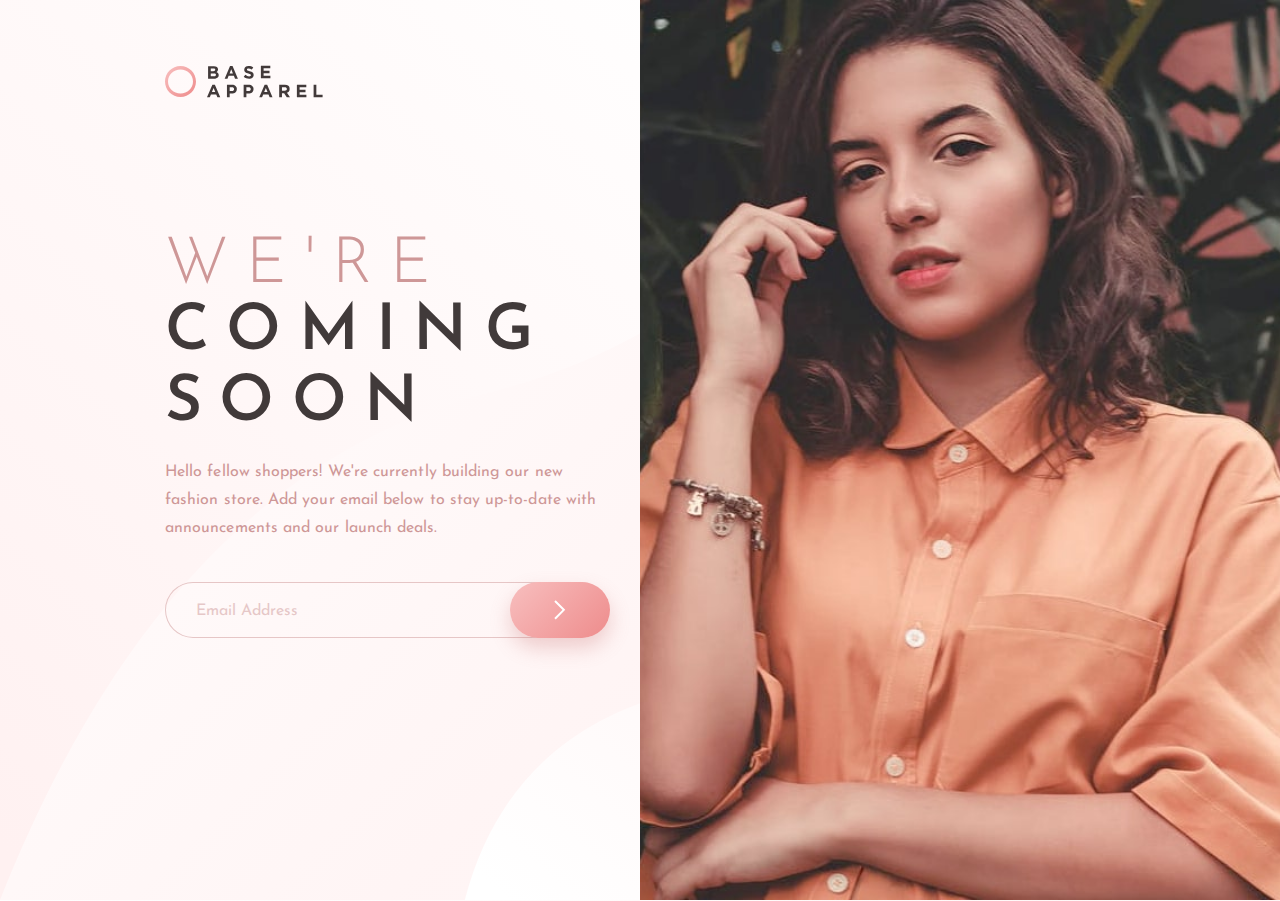
<file: Base Apparel Coming Soon/index.html>
<!DOCTYPE html>
<html lang="en">
<head>
  <meta charset="UTF-8">
  <meta name="viewport" content="width=device-width, initial-scale=1.0"> <!-- displays site properly based on user's device -->

  <link rel="icon" type="image/png" sizes="32x32" href="./images/favicon-32x32.png">
  
  <title>Frontend Mentor | Base Apparel Coming Soon Challenge</title>

  <!-- loading fonts and style sheet -->
  <link href="https://fonts.googleapis.com/css?family=Josefin+Sans:300,400,600&display=swap" rel="stylesheet">
  <link rel="stylesheet" href="style.css">
</head>
<body>
  <main class="page-content">
    <section class="logo">
      <h2 class="sr-only">logo section</h2>
      <div class="logo-container">
        <img src="./images/logo.svg" alt="logo">
      </div>
    </section>
    <section class="hero">
      <h2 class="sr-only">hero section</h2>
    </section>
    <section class="main-text">
      <h1 class="text-light">
        We're
      </h1>
      <h1 class="text-bold lh-fix">
        Coming<br/> Soon
      </h1>
      <h2 class="text-regular">
        Hello fellow shoppers! We're currently building our new fashion store. 
        Add your email below to stay up-to-date with announcements and our launch deals.
      </h2>
      <form class="mail-id" id="errorBorder" onsubmit="event.preventDefault(); validateEmail();">
        <label class="sr-only" for="email">Email</label>
        <input type="text" id="email" name="email" value="" placeholder="Email Address">
        <div class="error" id="errorIcon">
          <img src="./images/icon-error.svg">
        </div>
        <button class="submit-button submit">
          <img src="./images/icon-arrow.svg">
        </button>
      </form>
      <p class="error-notif" id="errorNotif">Please provide a valid email</p>
    </section>
  </main>
  
  <footer>
    <p class="sr-only attribution">
      Challenge by <a href="https://www.frontendmentor.io?ref=challenge" target="_blank">Frontend Mentor</a>. 
      Coded by <a href="https://github.com/vamsi-krishnakOO7">K. Vamsi Krishna</a>.
    </p>
  </footer>
  <!-- js code for form validation -->
  <script src="app.js"></script>
</body>
</html>
</file>
<file: Base Apparel Coming Soon/style.css>
/* styles come with the file */
.attribution { font-size: 11px; text-align: center; }
.attribution a { color: hsl(228, 45%, 44%); }

/* variables */
:root {
  /* color palette */
  --DesaturatedRed: hsl(0, 36%, 70%);
  --SoftRed: hsl(0, 93%, 68%);
  --DarkGrayishRed: hsl(0, 6%, 24%);
  --PureWhite: hsl(0, 0%, 100%);
  --LightPink: rgb(255, 244, 244);
  --DropShadowRed: rgba(198, 110, 110, 0.3);
  --DropShadowRedHover: rgba(198, 110, 110, 0.5);
}

/* reset */
body, p, a, ul, li, h1, h2, h3 {
  margin: 0;
  padding: 0;
}

a {
  text-decoration: none;
}

/* base styles */
/* styles that won't be changed by the size of the devices */
/* fonts */
body {
  font-family: 'Josefin Sans', sans-serif;
  height: 100vh;
  background: linear-gradient(135deg, hsl(0, 0%, 100%) 0%, hsl(0, 100%, 98%) 60%);
}

/* form section */
.main-text h1 {
  text-transform: uppercase;
}

.main-text h1:nth-child(1) {
  color: var(--DesaturatedRed);
}

.main-text h1:nth-child(2) {
  color: var(--DarkGrayishRed);
}

.main-text h2 {
  color: var(--DesaturatedRed);
}

form.mail-id {
  border-radius: 28px;
  display: flex;
  justify-content: space-between;
  align-items: center;
  box-shadow: inset 0px 0px 0px 1px #E6C6C6;
}

form.mail-id.error {
  box-shadow: inset 0px 0px 0px 2px var(--SoftRed);
}

input[type=text] {
  font-family: 'Josefin Sans', sans-serif;
  border: none;
  background-color: transparent;
  color: var(--DarkGrayishRed);
  outline: none;
  caret-color: var(--DesaturatedRed);
  padding: 11px 23px 9px;
  width: 100%;
}

input[type=text], 
input[type=text]::placeholder {
  font-size: 14px;
  line-height: 28px;
  font-weight: 400;
  letter-spacing: 0;
}

input[type=text]::placeholder {
  color: var(--DesaturatedRed);
  opacity: .5;
}

.sr-only {
  padding: 0;
  width: 1px;
  height: 1px;
  position: absolute;
  clip: rect(1px, 1px, 1px, 1px);
  clip-path: inset(0px 0px 99.9% 99.9%);
  overflow: hidden;
  border: 0;
}

/* submit button */
.submit-button.submit {
  border: none;
  outline: none;
  border-radius: 28px;
  background: linear-gradient(135deg, hsl(0, 80%, 86%) 0%, hsl(0, 74%, 74%) 100%);
  cursor: pointer;
  position: relative;
  box-shadow: 0 10px 20px 0 var(--DropShadowRed);
  transform: translate(2px, 0);
  z-index: 1;
  transition: all 0.3s ease;
  padding: 0;
  width: 64px;
  height: 48px;
  min-width: 64px;
  margin-left: 8px;

}

.submit-button.submit:hover {
  background: linear-gradient(135deg, hsl(0, 80%, 86%) 50%, hsl(0, 74%, 74%) 150%);
  box-shadow: 0 10px 15px var(--DropShadowRedHover);
  transform: scale(1.05);
}

/* center the arrow image */
.submit-button.submit img {
  position: absolute;
  top: 50%;
  left: 50%;
  transform: translate(-50%, -50%);
}
.error {
  align-self: center;
  display: none;
}

.error.show {
  display: flex;
}

p.error-notif {
  color: var(--SoftRed);
  display: none;
}

p.error-notif.show {
  display: block;
}

/* utilities */
.text-bold {
  font-weight: 600;
}

.text-regular {
  font-weight: 400;
}

.text-light {
  font-weight: 300;
}

footer {
  position: absolute;
  bottom: 0;
  left: 50%;
  transform: translate(-50%, -50%);
}

/* mobile styles */

/* background */

main {
  background: var(--PureWhite);
  background: linear-gradient(135deg, hsl(0, 0%, 100%) 0%, hsl(0, 100%, 98%) 60%);
  background-repeat: no-repeat;
  margin: 0 auto;
  width: 100%;
  height: 100%;
}

/* logo section */
section.logo {
  padding: 31px 32px 32px;
}

section.logo .logo-container {
  width: 100px;
  height: 21px;
  overflow: hidden;
}

section.logo img {
  width: 100%;
}

/* hero section */
.hero {
  height: 250px;
  width: 100%;
  background-image: url(./images/hero-mobile.jpg);
  background-size: cover;
  background-repeat: no-repeat;
}

/* comingsoon section */
.main-text {
  padding: 0 32px;
  margin-top: 64px;
}

.main-text h1, h2 {
  text-align: center;
}

.main-text h1 {
  font-size: 40px;
  line-height: 42px;
  letter-spacing: 10.83px;
}

.main-text h2 {
  font-size: 14px;
  line-height: 22px;
  margin-top: 16px;
  letter-spacing: 0;
}

form.mail-id {
  margin-top: 32px;
}

p.error-notif {
  padding-left: 24px;
  margin-top: 8px;
  font-size: 13px;
}

/* tablet styles */
@media screen and (min-width: 680px) {
  .page-content {
    display: grid;
    grid-template-columns: repeat(2, 1fr);
    grid-template-rows: max-content;
  }
  section.logo {
    grid-column: 1/2;
    grid-row: 1/2;
  }
  section.main-text {
    grid-column: 1/2;
    grid-row: 2/3;
    align-self: center;
    margin-top: 0;
  }
  section.hero {
    grid-column: 2/3;
    grid-row: 1/3;
  }

  .hero {
    background-image: url(./images/hero-desktop.jpg);
    background-position-x: center;
    height: 100%;
  }

  .main-text h1, h2 {
    text-align: left;
  }

  input[type=text] {
    width: 50%;
    padding: 11px 10px 9px 23px;
  }

  .main-text {
    max-width: 445px;
  }
}

@media screen and (min-width: 768px) {
  input[type=text] {
    width: 100%;
  }
}

/* desktop styles */
@media screen and (min-width: 1280px) {
  .grid {
    grid-template-columns: 1fr 42.361%;
  }

  /* logo section */
  section.logo {
    padding: 64.91px 0px 0px 165px;
  }

  section.logo .logo-container {
    width: 158px;
    height: 33px;
  }

  /* comingsoon section */
  section.main-text {
    padding-left: 165px;
    margin-top: 136px;
    align-self: start;
  }

  .main-text h1 {
    letter-spacing: 17.32px;
    font-size: 64px;
    line-height: 64px;
    
  }

  .main-text h1:nth-child(2) {
    line-height: 71px;
  }

  .main-text h2 {
    font-size: 16px;
    line-height: 28px;
    margin-top: 18px;
    letter-spacing: 0.07px;
  }

  form.mail-id {
    margin-top: 40px;
    max-width: 445px;
  }

  .submit-button.submit {
    width: 100px;
    height: 56px;
  }

  input[type=text] {
    font-size: 16px;
    padding: 14px 31px 12px;
    width: 55%;
  }

  input[type=text], 
  input[type=text]::placeholder {
    font-size: 16px;
  }

  p.error-notif {
    padding-left: 32px;
    line-height: 2.15;
  }

  main {
    background-image: url(./images/bg-pattern-desktop.svg);
    background-size: contain;
    background-repeat: no-repeat;
    background-position: bottom left;
  }
}


@media screen and (min-width: 1600px) {
  main {
    background-size: cover;
  }
}
</file>
